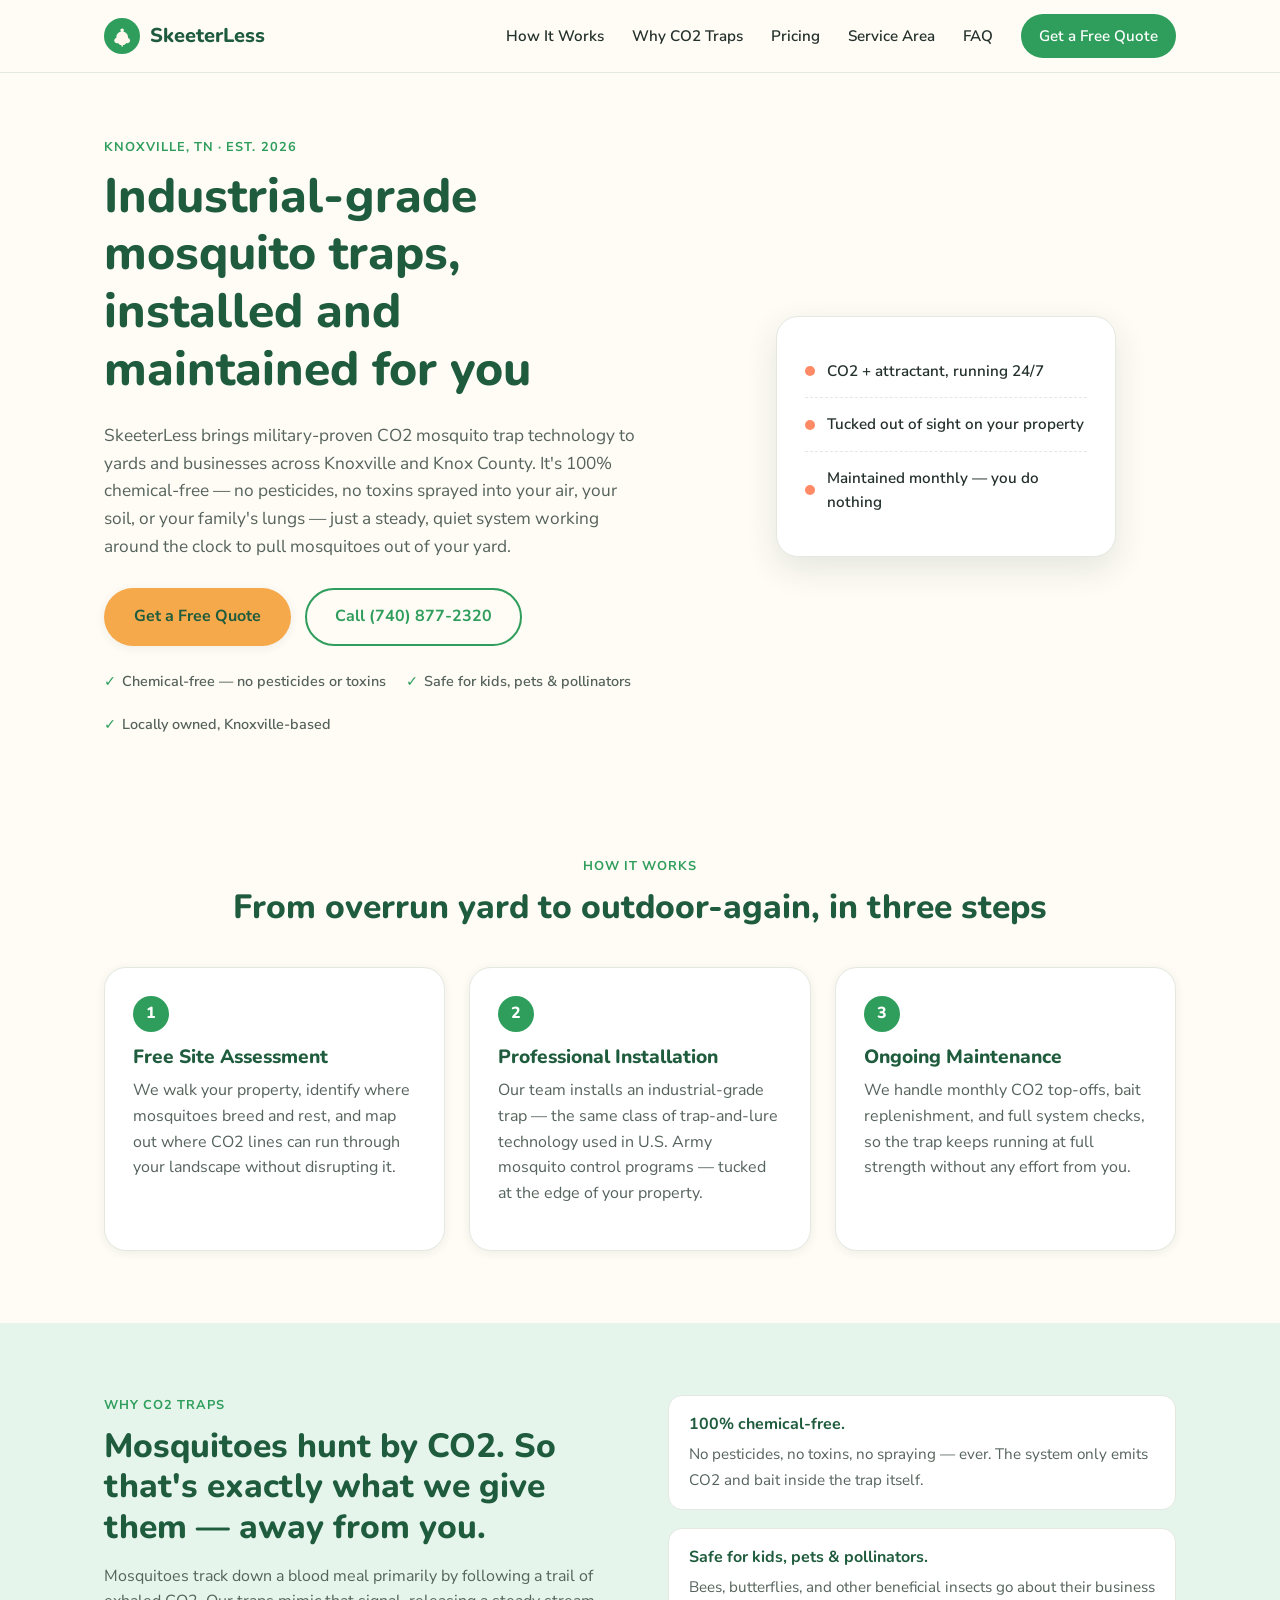
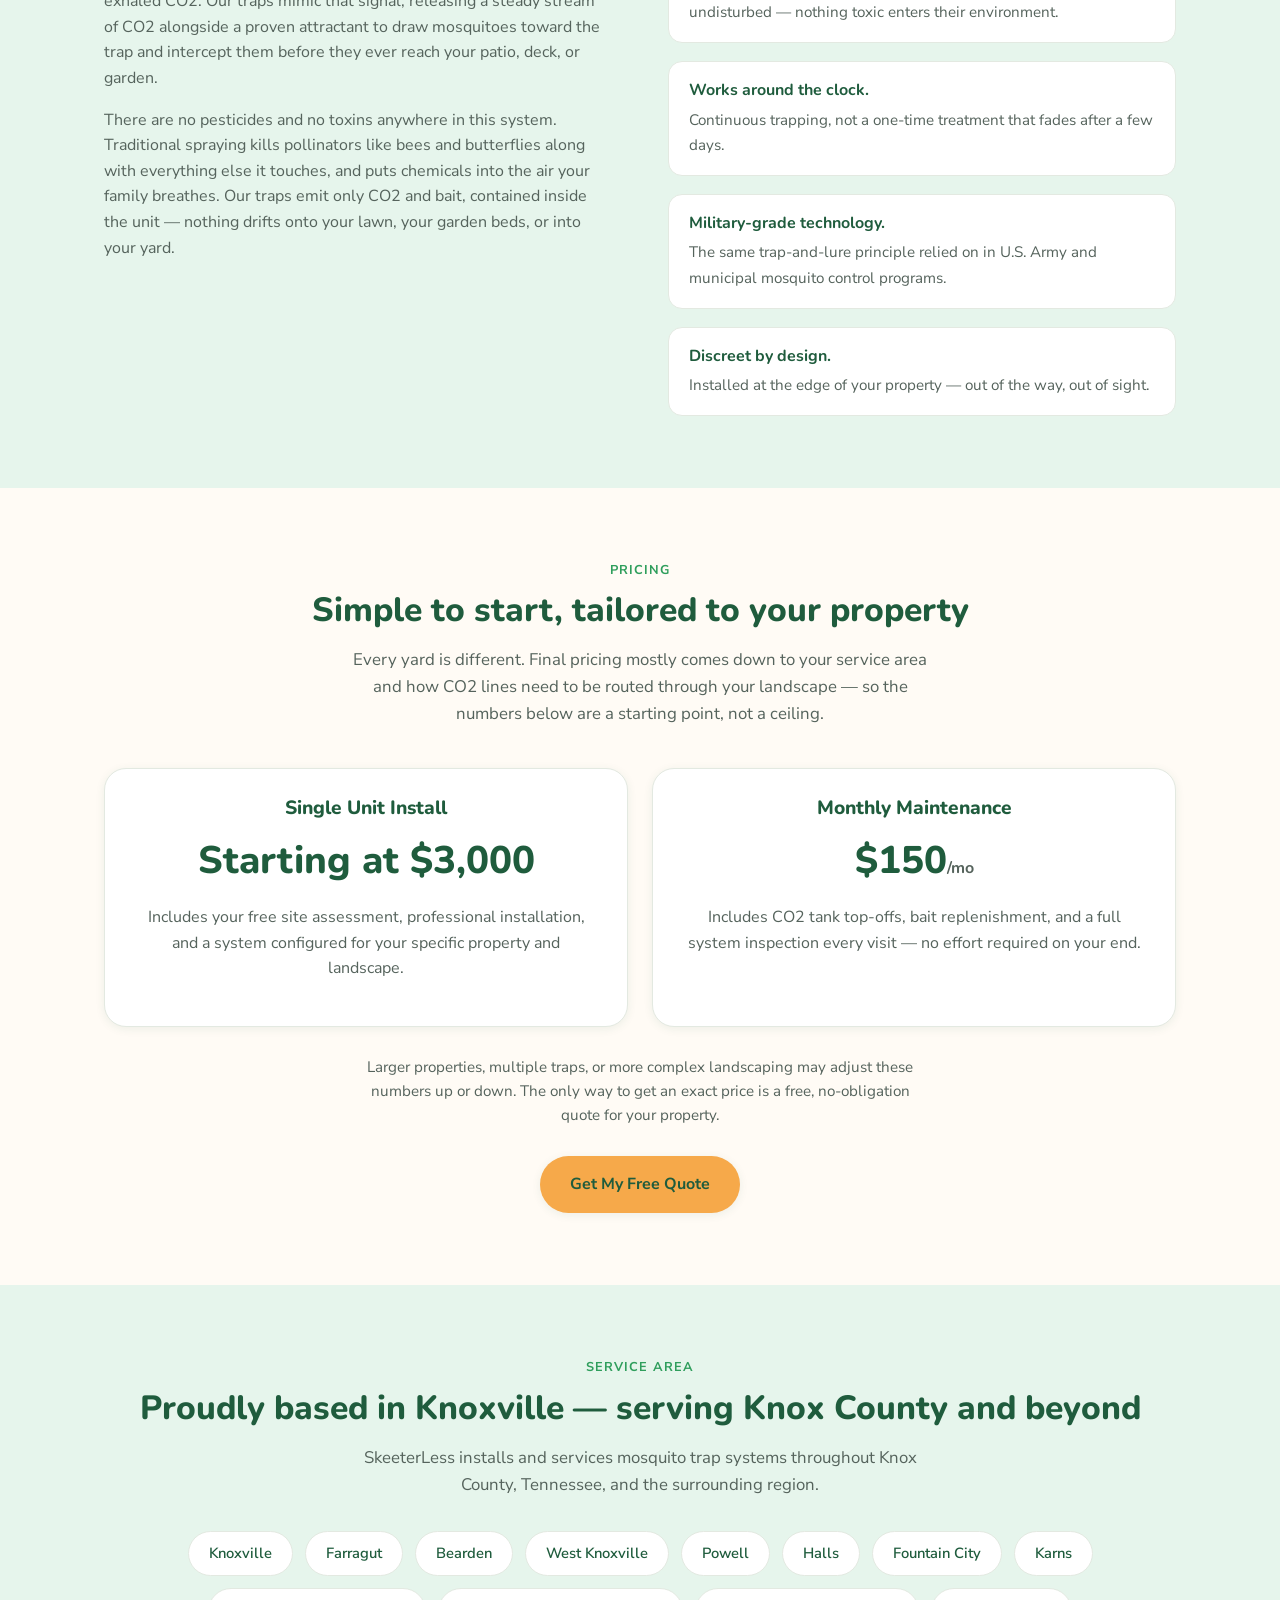
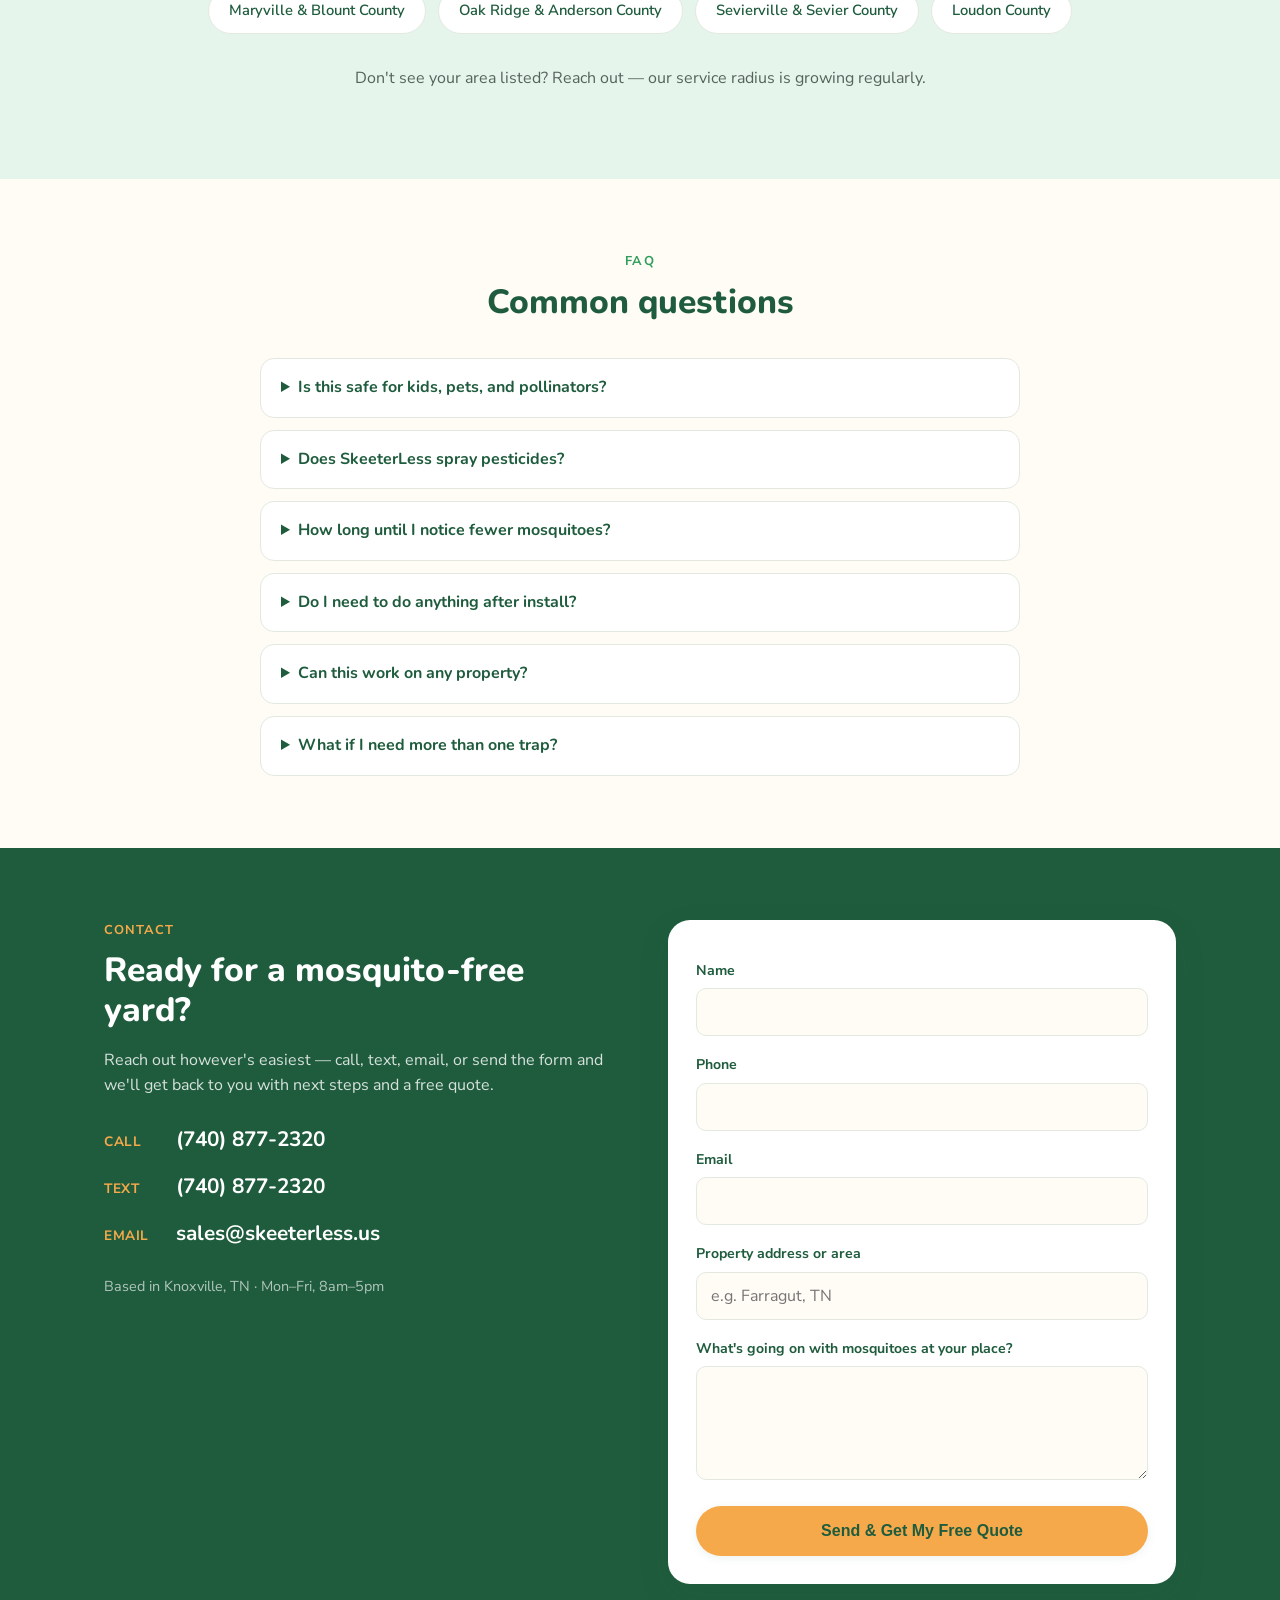
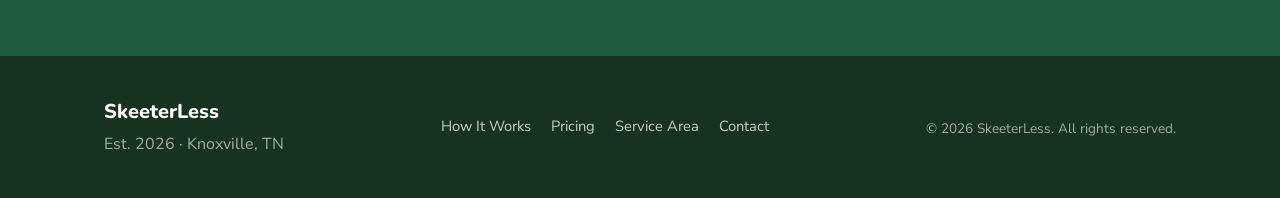
<file: index.html>
<!DOCTYPE html>
<html lang="en-US">
<head>
  <meta charset="UTF-8">
  <meta name="viewport" content="width=device-width, initial-scale=1.0">
  <title>Mosquito Control &amp; Trap Installation in Knoxville, TN | SkeeterLess</title>
  <meta name="description" content="SkeeterLess installs and maintains industrial-grade, CO2-powered mosquito traps for homes and businesses across Knoxville, Knox County, and East Tennessee. 100% chemical-free — no pesticides or toxins. Free quotes.">
  <link rel="canonical" href="https://skeeterless.us/">

  <!-- Open Graph / Facebook -->
  <meta property="og:type" content="website">
  <meta property="og:url" content="https://skeeterless.us/">
  <meta property="og:site_name" content="SkeeterLess">
  <meta property="og:title" content="Mosquito Control & Trap Installation in Knoxville, TN | SkeeterLess">
  <meta property="og:description" content="Industrial-grade, CO2-powered mosquito traps — installed and maintained for you. Serving Knoxville, Knox County, and beyond. 100% chemical-free: no pesticides, no toxins.">
  <meta property="og:image" content="https://skeeterless.us/assets/og-image.png">
  <meta property="og:locale" content="en_US">

  <!-- Twitter -->
  <meta name="twitter:card" content="summary_large_image">
  <meta name="twitter:title" content="Mosquito Control & Trap Installation in Knoxville, TN | SkeeterLess">
  <meta name="twitter:description" content="Industrial-grade, CO2-powered mosquito traps — installed and maintained for you. Chemical-free: no pesticides or toxins. Serving Knoxville, Knox County, and beyond.">
  <meta name="twitter:image" content="https://skeeterless.us/assets/og-image.png">

  <!-- Local SEO -->
  <meta name="geo.region" content="US-TN">
  <meta name="geo.placename" content="Knoxville">
  <meta name="robots" content="index, follow">
  <meta name="theme-color" content="#2F9E5C">

  <link rel="icon" type="image/svg+xml" href="/assets/favicon.svg">
  <link rel="preconnect" href="https://fonts.googleapis.com">
  <link rel="preconnect" href="https://fonts.gstatic.com" crossorigin>
  <link href="https://fonts.googleapis.com/css2?family=Nunito:wght@500;700;800&family=Nunito+Sans:wght@400;600&display=swap" rel="stylesheet">
  <link rel="stylesheet" href="/css/style.css">

  <script type="application/ld+json">
  {
    "@context": "https://schema.org",
    "@type": "LocalBusiness",
    "@id": "https://skeeterless.us/#business",
    "name": "SkeeterLess",
    "url": "https://skeeterless.us/",
    "image": "https://skeeterless.us/assets/og-image.png",
    "logo": "https://skeeterless.us/assets/favicon.svg",
    "telephone": "+1-740-877-2320",
    "email": "sales@skeeterless.us",
    "priceRange": "$$",
    "description": "SkeeterLess installs and maintains industrial-grade, CO2-powered, 100% chemical-free mosquito traps for residential and commercial properties across Knoxville, Knox County, and East Tennessee. No pesticides, no toxins.",
    "foundingDate": "2026",
    "address": {
      "@type": "PostalAddress",
      "addressLocality": "Knoxville",
      "addressRegion": "TN",
      "addressCountry": "US"
    },
    "areaServed": [
      "Knoxville, TN",
      "Knox County, TN",
      "Farragut, TN",
      "Powell, TN",
      "Halls, TN",
      "Karns, TN",
      "Maryville, TN",
      "Oak Ridge, TN",
      "Sevierville, TN",
      "Loudon County, TN"
    ],
    "openingHoursSpecification": {
      "@type": "OpeningHoursSpecification",
      "dayOfWeek": ["Monday","Tuesday","Wednesday","Thursday","Friday"],
      "opens": "08:00",
      "closes": "17:00"
    },
    "makesOffer": [
      {
        "@type": "Offer",
        "name": "Mosquito Trap Installation",
        "priceCurrency": "USD",
        "price": "3000",
        "description": "Professional installation of an industrial-grade, CO2-powered mosquito trap system, including free site assessment."
      },
      {
        "@type": "Offer",
        "name": "Monthly Trap Maintenance",
        "priceCurrency": "USD",
        "price": "150",
        "description": "Monthly CO2 top-off, bait replenishment, and system inspection for installed mosquito trap systems."
      }
    ]
  }
  </script>
</head>
<body>
  <a class="skip-link" href="#main">Skip to content</a>

  <header class="site-header">
    <div class="wrap header-inner">
      <a href="/" class="brand" aria-label="SkeeterLess home">
        <svg class="brand-mark" viewBox="0 0 48 48" width="36" height="36" aria-hidden="true">
          <circle cx="24" cy="24" r="24" fill="#2F9E5C"/>
          <path d="M24 14c-1.2 0-2.2 1-2.2 2.2 0 .8.4 1.5 1 1.9-3.6.6-6.4 3.7-6.4 7.5v1.1c-1.6.3-2.8 1.7-2.8 3.4 0 1.9 1.6 3.5 3.5 3.5.6 0 1.1-.1 1.6-.4.9 1.6 2.6 2.6 4.5 2.8v1.2a1 1 0 0 0 2 0v-1.2c1.9-.2 3.6-1.2 4.5-2.8.5.3 1 .4 1.6.4 1.9 0 3.5-1.6 3.5-3.5 0-1.7-1.2-3.1-2.8-3.4v-1.1c0-3.8-2.8-6.9-6.4-7.5.6-.4 1-1.1 1-1.9 0-1.2-1-2.2-2.2-2.2Z" fill="#FFF7EC"/>
        </svg>
        <span class="brand-name">SkeeterLess</span>
      </a>

      <button class="nav-toggle" id="navToggle" aria-expanded="false" aria-controls="siteNav" aria-label="Toggle navigation menu">
        <span></span><span></span><span></span>
      </button>

      <nav class="site-nav" id="siteNav">
        <a href="#how-it-works">How It Works</a>
        <a href="#why-co2">Why CO2 Traps</a>
        <a href="#pricing">Pricing</a>
        <a href="#service-area">Service Area</a>
        <a href="#faq">FAQ</a>
        <a href="#contact" class="nav-cta">Get a Free Quote</a>
      </nav>
    </div>
  </header>

  <main id="main">
    <!-- Hero -->
    <section class="hero">
      <div class="wrap hero-inner">
        <div class="hero-copy">
          <p class="eyebrow">Knoxville, TN &middot; Est. 2026</p>
          <h1>Industrial-grade mosquito traps, installed and maintained for you</h1>
          <p class="hero-sub">
            SkeeterLess brings military-proven CO2 mosquito trap technology to yards and businesses
            across Knoxville and Knox County. It's 100% chemical-free — no pesticides, no toxins sprayed
            into your air, your soil, or your family's lungs — just a steady, quiet system working around
            the clock to pull mosquitoes out of your yard.
          </p>
          <div class="hero-actions">
            <a href="#contact" class="btn btn-primary">Get a Free Quote</a>
            <a href="tel:+17408772320" class="btn btn-ghost">Call (740) 877-2320</a>
          </div>
          <ul class="hero-trust">
            <li>Chemical-free — no pesticides or toxins</li>
            <li>Safe for kids, pets &amp; pollinators</li>
            <li>Locally owned, Knoxville-based</li>
          </ul>
        </div>
        <div class="hero-art" aria-hidden="true">
          <div class="hero-card">
            <div class="hero-card-row">
              <span class="dot"></span>
              <span>CO2 + attractant, running 24/7</span>
            </div>
            <div class="hero-card-row">
              <span class="dot"></span>
              <span>Tucked out of sight on your property</span>
            </div>
            <div class="hero-card-row">
              <span class="dot"></span>
              <span>Maintained monthly — you do nothing</span>
            </div>
          </div>
        </div>
      </div>
    </section>

    <!-- How it works -->
    <section id="how-it-works" class="section">
      <div class="wrap">
        <p class="eyebrow center">How It Works</p>
        <h2 class="center">From overrun yard to outdoor-again, in three steps</h2>
        <div class="grid-3">
          <article class="card">
            <span class="step-num">1</span>
            <h3>Free Site Assessment</h3>
            <p>We walk your property, identify where mosquitoes breed and rest, and map out where CO2 lines
              can run through your landscape without disrupting it.</p>
          </article>
          <article class="card">
            <span class="step-num">2</span>
            <h3>Professional Installation</h3>
            <p>Our team installs an industrial-grade trap — the same class of trap-and-lure technology used
              in U.S. Army mosquito control programs — tucked at the edge of your property.</p>
          </article>
          <article class="card">
            <span class="step-num">3</span>
            <h3>Ongoing Maintenance</h3>
            <p>We handle monthly CO2 top-offs, bait replenishment, and full system checks, so the trap keeps
              running at full strength without any effort from you.</p>
          </article>
        </div>
      </div>
    </section>

    <!-- Why CO2 traps -->
    <section id="why-co2" class="section section-alt">
      <div class="wrap two-col">
        <div>
          <p class="eyebrow">Why CO2 Traps</p>
          <h2>Mosquitoes hunt by CO2. So that's exactly what we give them &mdash; away from you.</h2>
          <p>
            Mosquitoes track down a blood meal primarily by following a trail of exhaled CO2. Our traps
            mimic that signal, releasing a steady stream of CO2 alongside a proven attractant to draw
            mosquitoes toward the trap and intercept them before they ever reach your patio, deck, or garden.
          </p>
          <p>
            There are no pesticides and no toxins anywhere in this system. Traditional spraying kills
            pollinators like bees and butterflies along with everything else it touches, and puts chemicals
            into the air your family breathes. Our traps emit only CO2 and bait, contained inside the unit —
            nothing drifts onto your lawn, your garden beds, or into your yard.
          </p>
        </div>
        <ul class="feature-list">
          <li>
            <strong>100% chemical-free.</strong>
            <span>No pesticides, no toxins, no spraying — ever. The system only emits CO2 and bait inside the trap itself.</span>
          </li>
          <li>
            <strong>Safe for kids, pets &amp; pollinators.</strong>
            <span>Bees, butterflies, and other beneficial insects go about their business undisturbed — nothing toxic enters their environment.</span>
          </li>
          <li>
            <strong>Works around the clock.</strong>
            <span>Continuous trapping, not a one-time treatment that fades after a few days.</span>
          </li>
          <li>
            <strong>Military-grade technology.</strong>
            <span>The same trap-and-lure principle relied on in U.S. Army and municipal mosquito control programs.</span>
          </li>
          <li>
            <strong>Discreet by design.</strong>
            <span>Installed at the edge of your property — out of the way, out of sight.</span>
          </li>
        </ul>
      </div>
    </section>

    <!-- Pricing -->
    <section id="pricing" class="section">
      <div class="wrap">
        <p class="eyebrow center">Pricing</p>
        <h2 class="center">Simple to start, tailored to your property</h2>
        <p class="section-lead center">
          Every yard is different. Final pricing mostly comes down to your service area and how CO2 lines
          need to be routed through your landscape — so the numbers below are a starting point, not a ceiling.
        </p>
        <div class="grid-2 pricing-grid">
          <article class="card price-card">
            <h3>Single Unit Install</h3>
            <p class="price">Starting at $3,000</p>
            <p>Includes your free site assessment, professional installation, and a system configured for
              your specific property and landscape.</p>
          </article>
          <article class="card price-card">
            <h3>Monthly Maintenance</h3>
            <p class="price">$150<span>/mo</span></p>
            <p>Includes CO2 tank top-offs, bait replenishment, and a full system inspection every visit —
              no effort required on your end.</p>
          </article>
        </div>
        <p class="pricing-note">
          Larger properties, multiple traps, or more complex landscaping may adjust these numbers up or down.
          The only way to get an exact price is a free, no-obligation quote for your property.
        </p>
        <div class="center">
          <a href="#contact" class="btn btn-primary">Get My Free Quote</a>
        </div>
      </div>
    </section>

    <!-- Service Area -->
    <section id="service-area" class="section section-alt">
      <div class="wrap">
        <p class="eyebrow center">Service Area</p>
        <h2 class="center">Proudly based in Knoxville &mdash; serving Knox County and beyond</h2>
        <p class="section-lead center">
          SkeeterLess installs and services mosquito trap systems throughout Knox County, Tennessee, and
          the surrounding region.
        </p>
        <ul class="area-list">
          <li>Knoxville</li>
          <li>Farragut</li>
          <li>Bearden</li>
          <li>West Knoxville</li>
          <li>Powell</li>
          <li>Halls</li>
          <li>Fountain City</li>
          <li>Karns</li>
          <li>Maryville &amp; Blount County</li>
          <li>Oak Ridge &amp; Anderson County</li>
          <li>Sevierville &amp; Sevier County</li>
          <li>Loudon County</li>
        </ul>
        <p class="center">Don't see your area listed? Reach out — our service radius is growing regularly.</p>
      </div>
    </section>

    <!-- FAQ -->
    <section id="faq" class="section">
      <div class="wrap">
        <p class="eyebrow center">FAQ</p>
        <h2 class="center">Common questions</h2>
        <div class="faq-list">
          <details>
            <summary>Is this safe for kids, pets, and pollinators?</summary>
            <p>Yes. The system is 100% chemical-free — no pesticides, no toxins, no spraying anywhere on
              your property. It relies solely on CO2 and an attractant contained within the trap, so bees,
              butterflies, and other pollinators are never exposed to anything harmful.</p>
          </details>
          <details>
            <summary>Does SkeeterLess spray pesticides?</summary>
            <p>No — never. Traditional spraying kills pollinators indiscriminately and puts chemicals into
              the air around your home. Our traps don't spray anything; they only emit CO2 and bait inside
              a contained unit to lure mosquitoes away from your family.</p>
          </details>
          <details>
            <summary>How long until I notice fewer mosquitoes?</summary>
            <p>Most properties see a noticeable reduction within the first few weeks as the trap works
              through the local mosquito population.</p>
          </details>
          <details>
            <summary>Do I need to do anything after install?</summary>
            <p>No. Our monthly maintenance visits handle CO2 refills, bait replacement, and inspection —
              you don't manage the system yourself.</p>
          </details>
          <details>
            <summary>Can this work on any property?</summary>
            <p>Nearly any layout can be accommodated. Pricing reflects how complex the install is —
              service area and how CO2 lines route through your landscape are the biggest factors.</p>
          </details>
          <details>
            <summary>What if I need more than one trap?</summary>
            <p>Multi-trap installs are available for larger residential or commercial properties.
              Ask for a custom quote and we'll design a layout for your space.</p>
          </details>
        </div>
      </div>
    </section>

    <!-- Contact -->
    <section id="contact" class="section section-contact">
      <div class="wrap two-col">
        <div>
          <p class="eyebrow">Contact</p>
          <h2>Ready for a mosquito-free yard?</h2>
          <p>Reach out however's easiest — call, text, email, or send the form and we'll get back to you
            with next steps and a free quote.</p>

          <ul class="contact-methods">
            <li>
              <span class="contact-label">Call</span>
              <a href="tel:+17408772320">(740) 877-2320</a>
            </li>
            <li>
              <span class="contact-label">Text</span>
              <a href="sms:+17408772320">(740) 877-2320</a>
            </li>
            <li>
              <span class="contact-label">Email</span>
              <a href="mailto:sales@skeeterless.us">sales@skeeterless.us</a>
            </li>
          </ul>
          <p class="contact-note">Based in Knoxville, TN &middot; Mon&ndash;Fri, 8am&ndash;5pm</p>
        </div>

        <div class="contact-form-wrap">
          <!--
            TODO: Replace YOUR_FORM_ID below with your real Formspree form ID
            (create a free form at https://formspree.io). Until then this
            form will not deliver submissions.
          -->
          <form class="contact-form" action="https://formspree.io/f/YOUR_FORM_ID" method="POST">
            <input type="hidden" name="_next" value="https://skeeterless.us/thank-you.html">
            <input type="hidden" name="_subject" value="New quote request from skeeterless.us">

            <label for="name">Name</label>
            <input type="text" id="name" name="name" required autocomplete="name">

            <label for="phone">Phone</label>
            <input type="tel" id="phone" name="phone" required autocomplete="tel">

            <label for="email">Email</label>
            <input type="email" id="email" name="email" required autocomplete="email">

            <label for="address">Property address or area</label>
            <input type="text" id="address" name="address" placeholder="e.g. Farragut, TN" autocomplete="address-level2">

            <label for="message">What's going on with mosquitoes at your place?</label>
            <textarea id="message" name="message" rows="4"></textarea>

            <input type="text" name="_gotcha" class="hp-field" tabindex="-1" autocomplete="off" aria-hidden="true">

            <button type="submit" class="btn btn-primary btn-block">Send &amp; Get My Free Quote</button>
          </form>
        </div>
      </div>
    </section>
  </main>

  <footer class="site-footer">
    <div class="wrap footer-inner">
      <div>
        <span class="brand-name">SkeeterLess</span>
        <p>Est. 2026 &middot; Knoxville, TN</p>
      </div>
      <nav class="footer-nav">
        <a href="#how-it-works">How It Works</a>
        <a href="#pricing">Pricing</a>
        <a href="#service-area">Service Area</a>
        <a href="#contact">Contact</a>
      </nav>
      <p class="footer-copy">&copy; <span id="year">2026</span> SkeeterLess. All rights reserved.</p>
    </div>
  </footer>

  <script src="/js/script.js"></script>
</body>
</html>
</file>
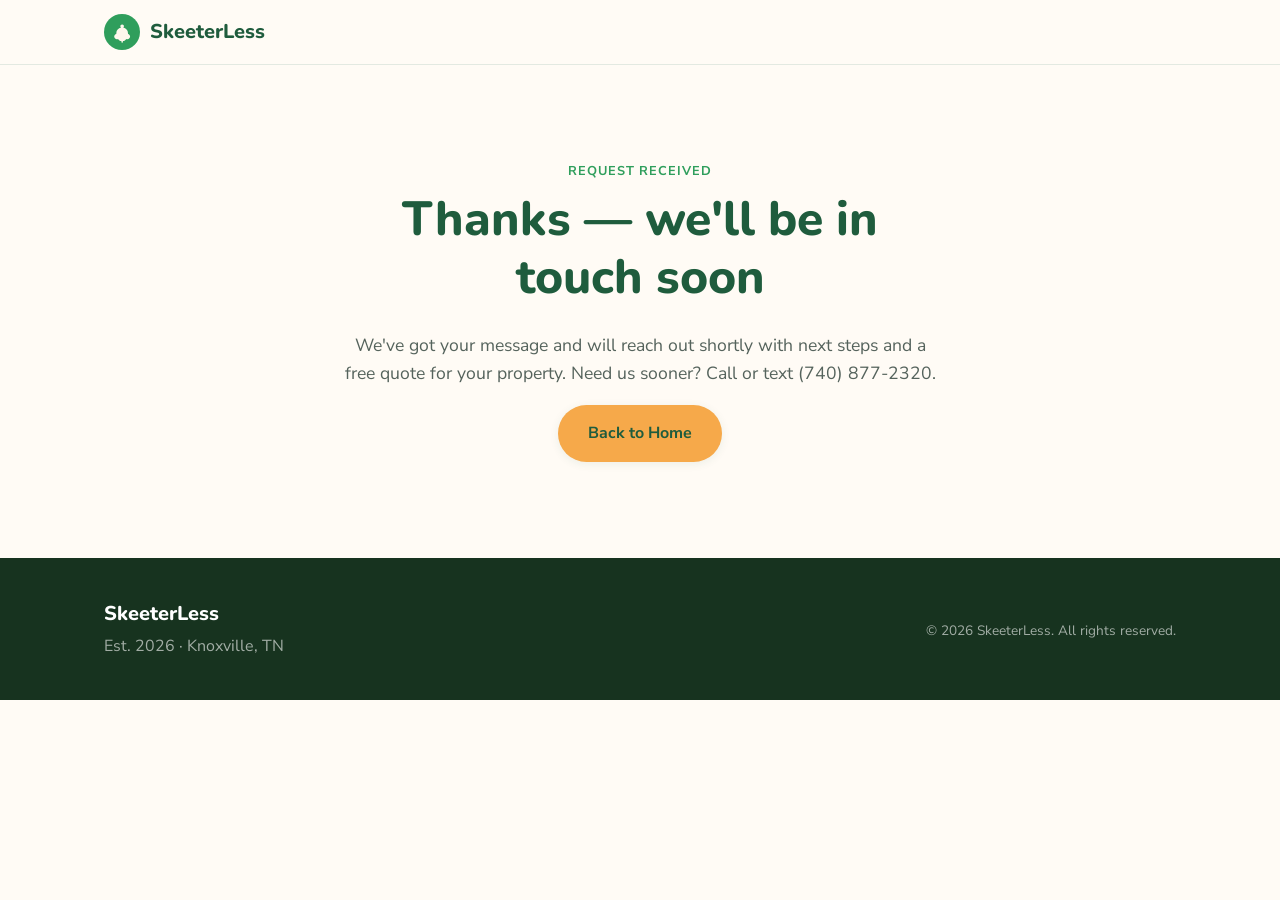
<file: thank-you.html>
<!DOCTYPE html>
<html lang="en-US">
<head>
  <meta charset="UTF-8">
  <meta name="viewport" content="width=device-width, initial-scale=1.0">
  <title>Thanks &mdash; We'll Be In Touch | SkeeterLess</title>
  <meta name="robots" content="noindex, follow">
  <link rel="canonical" href="https://skeeterless.us/thank-you.html">
  <link rel="icon" type="image/svg+xml" href="/assets/favicon.svg">
  <link rel="preconnect" href="https://fonts.googleapis.com">
  <link rel="preconnect" href="https://fonts.gstatic.com" crossorigin>
  <link href="https://fonts.googleapis.com/css2?family=Nunito:wght@500;700;800&family=Nunito+Sans:wght@400;600&display=swap" rel="stylesheet">
  <link rel="stylesheet" href="/css/style.css">
</head>
<body>
  <header class="site-header">
    <div class="wrap header-inner">
      <a href="/" class="brand" aria-label="SkeeterLess home">
        <svg class="brand-mark" viewBox="0 0 48 48" width="36" height="36" aria-hidden="true">
          <circle cx="24" cy="24" r="24" fill="#2F9E5C"/>
          <path d="M24 14c-1.2 0-2.2 1-2.2 2.2 0 .8.4 1.5 1 1.9-3.6.6-6.4 3.7-6.4 7.5v1.1c-1.6.3-2.8 1.7-2.8 3.4 0 1.9 1.6 3.5 3.5 3.5.6 0 1.1-.1 1.6-.4.9 1.6 2.6 2.6 4.5 2.8v1.2a1 1 0 0 0 2 0v-1.2c1.9-.2 3.6-1.2 4.5-2.8.5.3 1 .4 1.6.4 1.9 0 3.5-1.6 3.5-3.5 0-1.7-1.2-3.1-2.8-3.4v-1.1c0-3.8-2.8-6.9-6.4-7.5.6-.4 1-1.1 1-1.9 0-1.2-1-2.2-2.2-2.2Z" fill="#FFF7EC"/>
        </svg>
        <span class="brand-name">SkeeterLess</span>
      </a>
    </div>
  </header>

  <main id="main">
    <section class="section" style="padding-top:96px; padding-bottom:96px;">
      <div class="wrap center" style="max-width:640px;">
        <p class="eyebrow center">Request Received</p>
        <h1>Thanks &mdash; we'll be in touch soon</h1>
        <p style="font-size:1.1rem;">
          We've got your message and will reach out shortly with next steps and a free quote for your
          property. Need us sooner? Call or text (740) 877-2320.
        </p>
        <a href="/" class="btn btn-primary">Back to Home</a>
      </div>
    </section>
  </main>

  <footer class="site-footer">
    <div class="wrap footer-inner">
      <div>
        <span class="brand-name">SkeeterLess</span>
        <p>Est. 2026 &middot; Knoxville, TN</p>
      </div>
      <p class="footer-copy">&copy; <span id="year">2026</span> SkeeterLess. All rights reserved.</p>
    </div>
  </footer>

  <script src="/js/script.js"></script>
</body>
</html>
</file>
<file: css/style.css>
:root {
  --green-900: #1F5C3D;
  --green-700: #2F9E5C;
  --green-600: #38B36E;
  --green-100: #E6F5EC;
  --cream: #FFFBF5;
  --amber-500: #F6A94A;
  --amber-600: #EE9530;
  --coral-500: #FF8A65;
  --ink: #23302B;
  --ink-soft: #55635C;
  --border: #E3E9E1;
  --white: #FFFFFF;
  --radius-lg: 22px;
  --radius-md: 14px;
  --shadow-sm: 0 2px 10px rgba(31, 92, 61, 0.08);
  --shadow-md: 0 12px 32px rgba(31, 92, 61, 0.12);
  --font-heading: "Nunito", system-ui, sans-serif;
  --font-body: "Nunito Sans", system-ui, sans-serif;
}

* { box-sizing: border-box; }
html { scroll-behavior: smooth; }

body {
  margin: 0;
  font-family: var(--font-body);
  color: var(--ink);
  background: var(--cream);
  line-height: 1.6;
  -webkit-font-smoothing: antialiased;
}

h1, h2, h3 {
  font-family: var(--font-heading);
  font-weight: 800;
  line-height: 1.2;
  margin: 0 0 0.5em;
  color: var(--green-900);
}

h1 { font-size: clamp(2rem, 4.5vw, 3rem); }
h2 { font-size: clamp(1.6rem, 3vw, 2.1rem); }
h3 { font-size: 1.2rem; }

p { margin: 0 0 1em; color: var(--ink-soft); }

a { color: var(--green-700); }

img, svg { max-width: 100%; display: block; }

.wrap {
  max-width: 1120px;
  margin: 0 auto;
  padding: 0 24px;
}

.skip-link {
  position: absolute;
  left: -999px;
  top: 0;
  background: var(--green-700);
  color: #fff;
  padding: 10px 16px;
  border-radius: 0 0 8px 0;
  z-index: 100;
}
.skip-link:focus { left: 0; }

.center { text-align: center; }

/* Header */
.site-header {
  position: sticky;
  top: 0;
  background: rgba(255, 251, 245, 0.92);
  backdrop-filter: blur(8px);
  border-bottom: 1px solid var(--border);
  z-index: 50;
}

.header-inner {
  display: flex;
  align-items: center;
  justify-content: space-between;
  padding-top: 14px;
  padding-bottom: 14px;
}

.brand {
  display: flex;
  align-items: center;
  gap: 10px;
  text-decoration: none;
}

.brand-name {
  font-family: var(--font-heading);
  font-weight: 800;
  font-size: 1.25rem;
  color: var(--green-900);
}

.site-nav {
  display: flex;
  align-items: center;
  gap: 28px;
}

.site-nav a {
  text-decoration: none;
  color: var(--ink);
  font-weight: 600;
  font-size: 0.95rem;
}

.site-nav a:hover { color: var(--green-700); }

.nav-cta {
  background: var(--green-700);
  color: #fff !important;
  padding: 10px 18px;
  border-radius: 999px;
  transition: background 0.15s ease;
}
.nav-cta:hover { background: var(--green-900); }

.nav-toggle {
  display: none;
  flex-direction: column;
  gap: 5px;
  background: none;
  border: none;
  cursor: pointer;
  padding: 8px;
}
.nav-toggle span {
  width: 24px;
  height: 3px;
  background: var(--green-900);
  border-radius: 2px;
}

/* Buttons */
.btn {
  display: inline-block;
  padding: 14px 28px;
  border-radius: 999px;
  font-weight: 700;
  text-decoration: none;
  font-size: 1rem;
  border: 2px solid transparent;
  cursor: pointer;
  transition: transform 0.15s ease, box-shadow 0.15s ease, background 0.15s ease;
}
.btn-primary {
  background: var(--amber-500);
  color: var(--green-900);
  box-shadow: var(--shadow-sm);
}
.btn-primary:hover { background: var(--amber-600); transform: translateY(-1px); }

.btn-ghost {
  background: transparent;
  border-color: var(--green-700);
  color: var(--green-700);
}
.btn-ghost:hover { background: var(--green-100); }

.btn-block { width: 100%; text-align: center; }

/* Hero */
.hero { padding: 64px 0 48px; }

.hero-inner {
  display: grid;
  grid-template-columns: 1.1fr 0.9fr;
  gap: 48px;
  align-items: center;
}

.eyebrow {
  text-transform: uppercase;
  letter-spacing: 0.08em;
  font-weight: 700;
  font-size: 0.8rem;
  color: var(--green-700);
  margin-bottom: 10px;
}
.eyebrow.center { text-align: center; }

.hero-sub { font-size: 1.08rem; max-width: 54ch; }

.hero-actions {
  display: flex;
  gap: 14px;
  flex-wrap: wrap;
  margin: 28px 0 24px;
}

.hero-trust {
  list-style: none;
  padding: 0;
  margin: 0;
  display: flex;
  gap: 20px;
  flex-wrap: wrap;
  font-size: 0.9rem;
  color: var(--ink-soft);
  font-weight: 600;
}
.hero-trust li::before {
  content: "✓";
  color: var(--green-700);
  margin-right: 6px;
}

.hero-art { display: flex; justify-content: center; }

.hero-card {
  background: var(--white);
  border-radius: var(--radius-lg);
  box-shadow: var(--shadow-md);
  padding: 28px;
  width: 100%;
  max-width: 340px;
  border: 1px solid var(--border);
}

.hero-card-row {
  display: flex;
  align-items: center;
  gap: 12px;
  padding: 14px 0;
  border-bottom: 1px dashed var(--border);
  font-weight: 600;
  color: var(--ink);
  font-size: 0.95rem;
}
.hero-card-row:last-child { border-bottom: none; }

.dot {
  width: 10px;
  height: 10px;
  border-radius: 50%;
  background: var(--coral-500);
  flex-shrink: 0;
}

/* Sections */
.section { padding: 72px 0; }
.section-alt { background: var(--green-100); }
.section-lead { max-width: 60ch; margin-left: auto; margin-right: auto; font-size: 1.05rem; }

.grid-3 {
  display: grid;
  grid-template-columns: repeat(3, 1fr);
  gap: 24px;
  margin-top: 40px;
}

.grid-2 {
  display: grid;
  grid-template-columns: repeat(2, 1fr);
  gap: 24px;
}

.card {
  background: var(--white);
  border: 1px solid var(--border);
  border-radius: var(--radius-lg);
  padding: 28px;
  box-shadow: var(--shadow-sm);
}

.step-num {
  display: inline-flex;
  align-items: center;
  justify-content: center;
  width: 36px;
  height: 36px;
  border-radius: 50%;
  background: var(--green-700);
  color: #fff;
  font-weight: 800;
  font-family: var(--font-heading);
  margin-bottom: 14px;
}

.two-col {
  display: grid;
  grid-template-columns: 1fr 1fr;
  gap: 56px;
  align-items: start;
}

.feature-list {
  list-style: none;
  margin: 0;
  padding: 0;
  display: flex;
  flex-direction: column;
  gap: 18px;
}
.feature-list li {
  background: var(--white);
  border-radius: var(--radius-md);
  padding: 16px 20px;
  border: 1px solid var(--border);
}
.feature-list strong {
  display: block;
  color: var(--green-900);
  font-family: var(--font-heading);
  margin-bottom: 4px;
}
.feature-list span { color: var(--ink-soft); font-size: 0.95rem; }

/* Pricing */
.pricing-grid { margin-top: 40px; }
.price-card { text-align: center; }
.price {
  font-family: var(--font-heading);
  font-size: 2.4rem;
  font-weight: 800;
  color: var(--green-900);
  margin: 8px 0 14px;
}
.price span { font-size: 1rem; font-weight: 700; color: var(--ink-soft); }

.pricing-note {
  max-width: 62ch;
  margin: 28px auto;
  text-align: center;
  font-size: 0.95rem;
}

/* Service area */
.area-list {
  list-style: none;
  margin: 32px 0;
  padding: 0;
  display: flex;
  flex-wrap: wrap;
  gap: 12px;
  justify-content: center;
}
.area-list li {
  background: var(--white);
  border: 1px solid var(--border);
  border-radius: 999px;
  padding: 10px 20px;
  font-weight: 600;
  font-size: 0.92rem;
  color: var(--green-900);
}

/* FAQ */
.faq-list {
  max-width: 760px;
  margin: 36px auto 0;
  display: flex;
  flex-direction: column;
  gap: 12px;
}
.faq-list details {
  background: var(--white);
  border: 1px solid var(--border);
  border-radius: var(--radius-md);
  padding: 16px 20px;
}
.faq-list summary {
  cursor: pointer;
  font-weight: 700;
  color: var(--green-900);
  font-family: var(--font-heading);
}
.faq-list p { margin-top: 12px; margin-bottom: 0; }

/* Contact */
.section-contact { background: var(--green-900); }
.section-contact .eyebrow { color: var(--amber-500); }
.section-contact h2, .section-contact p { color: var(--white); }
.section-contact p { color: rgba(255,255,255,0.82); }

.contact-methods {
  list-style: none;
  margin: 24px 0;
  padding: 0;
  display: flex;
  flex-direction: column;
  gap: 14px;
}
.contact-methods li {
  display: flex;
  align-items: baseline;
  gap: 12px;
}
.contact-label {
  width: 60px;
  color: var(--amber-500);
  font-weight: 700;
  font-size: 0.85rem;
  text-transform: uppercase;
  letter-spacing: 0.04em;
}
.contact-methods a {
  color: #fff;
  font-family: var(--font-heading);
  font-size: 1.3rem;
  font-weight: 700;
  text-decoration: none;
}
.contact-methods a:hover { color: var(--amber-500); }

.contact-note { font-size: 0.9rem; color: rgba(255,255,255,0.65) !important; }

.contact-form-wrap {
  background: var(--white);
  border-radius: var(--radius-lg);
  padding: 28px;
  box-shadow: var(--shadow-md);
}

.contact-form { display: flex; flex-direction: column; gap: 6px; }
.contact-form label {
  font-weight: 700;
  font-size: 0.88rem;
  color: var(--green-900);
  margin-top: 12px;
}
.contact-form input,
.contact-form textarea {
  font-family: var(--font-body);
  font-size: 1rem;
  padding: 12px 14px;
  border-radius: 10px;
  border: 1.5px solid var(--border);
  background: var(--cream);
  color: var(--ink);
}
.contact-form input:focus,
.contact-form textarea:focus {
  outline: none;
  border-color: var(--green-700);
}
.contact-form button { margin-top: 20px; }
.hp-field {
  position: absolute !important;
  left: -9999px !important;
  width: 1px; height: 1px;
}

/* Footer */
.site-footer {
  background: #17331F;
  color: rgba(255,255,255,0.7);
  padding: 40px 0;
}
.footer-inner {
  display: flex;
  align-items: center;
  justify-content: space-between;
  flex-wrap: wrap;
  gap: 20px;
}
.site-footer .brand-name { color: #fff; }
.site-footer p { color: rgba(255,255,255,0.6); margin: 4px 0 0; }
.footer-nav { display: flex; gap: 20px; flex-wrap: wrap; }
.footer-nav a { color: rgba(255,255,255,0.75); text-decoration: none; font-size: 0.92rem; }
.footer-nav a:hover { color: #fff; }
.footer-copy { font-size: 0.85rem; margin: 0; }

/* Responsive */
@media (max-width: 880px) {
  .hero-inner, .two-col { grid-template-columns: 1fr; }
  .grid-3, .grid-2 { grid-template-columns: 1fr; }
  .hero-art { order: -1; }

  .nav-toggle { display: flex; }
  .site-nav {
    position: absolute;
    top: 100%;
    left: 0;
    right: 0;
    background: var(--cream);
    flex-direction: column;
    align-items: flex-start;
    gap: 4px;
    padding: 12px 24px 20px;
    border-bottom: 1px solid var(--border);
    display: none;
  }
  .site-nav.open { display: flex; }
  .site-nav a { width: 100%; padding: 10px 0; }
  .nav-cta { text-align: center; margin-top: 8px; }
}

@media (max-width: 520px) {
  .hero-actions { flex-direction: column; }
  .hero-actions .btn { width: 100%; text-align: center; }
}
</file>
